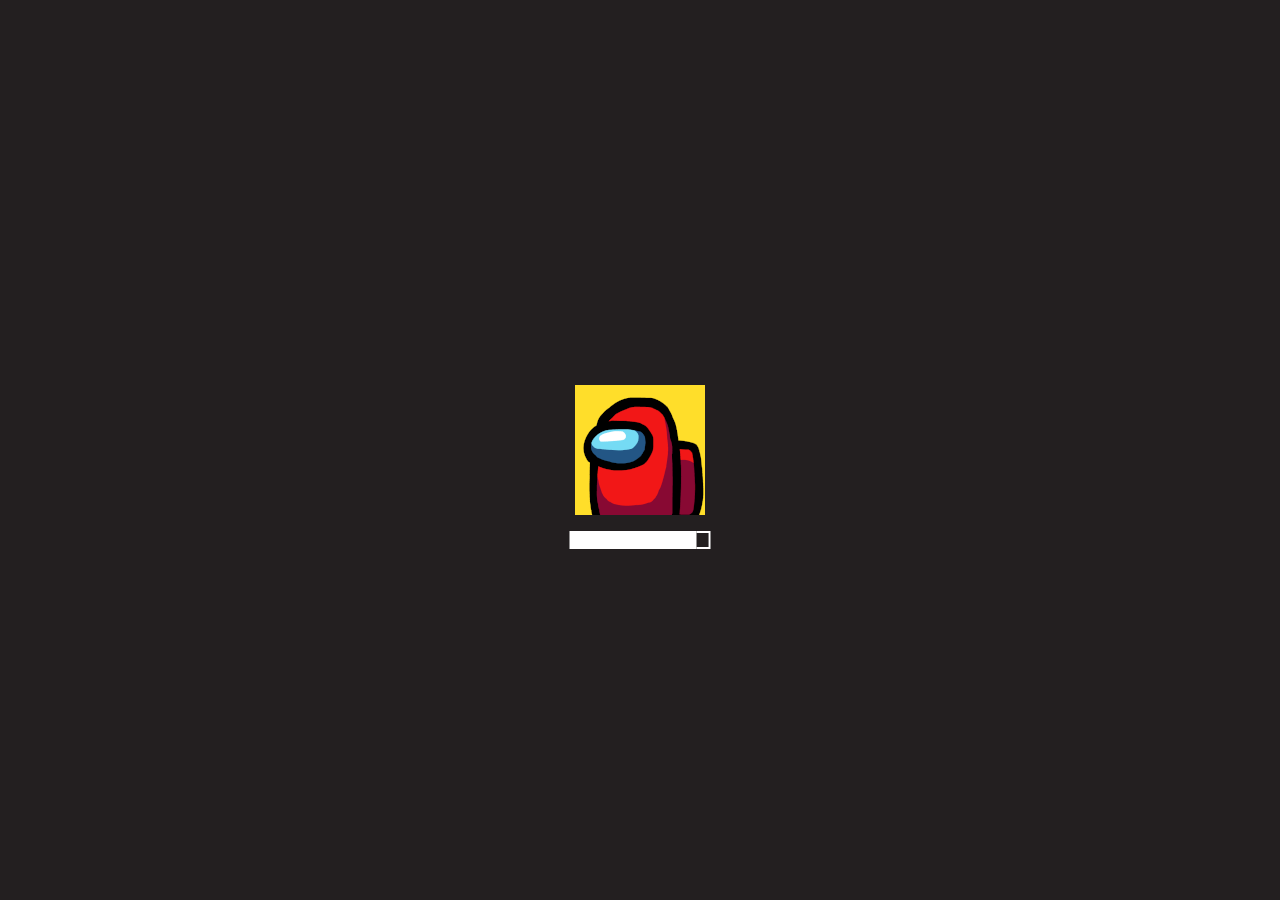
<file: among-us/index.html>
<!DOCTYPE html>
<html lang="en-us">
  <head>
    <meta charset="utf-8">
	<meta name="viewport" content="width=device-width, initial-scale=1">
    <meta name="description" content="Play Among Us Online for FREE. No trash games like other websites. Enjoy the best online games on Desktop, Tablet or Mobile. Play on amongus-online.net">
    <meta name="keywords" content="Among Us Online , play games, html5 games , online games , free online games , best games , car games , free games, top games">
    <meta property="fb:app_id" content="123144111618023" />
	<meta property="og:site_name" content="amongus-online.net"/>
	<meta property="og:type" content="website"/>
	<meta property="og:url" content="https://amongus-online.net/game/amongus"/>
	<meta property="og:image" content="https://amongus-online.net/Resources/amongus.jpg"/>
	<meta property="og:image:width" content="512"/>
	<meta property="og:image:height" content="384"/>
	<meta property="og:title" content="Play Among Us Online Online & FREE"/>
	<meta property="og:description" content="Play Among Us Online for FREE on browser. A lot of quality top free games here. PLAY NOW"/>
	<meta name="theme-color" content="#ffffff">
    <link rel="stylesheet" href="./css/main-c.css">
    <link rel="stylesheet" href="./css/main-g.css">
    <link rel="canonical" href="https://amongus-online.net/game/amongus"/>
    <script src="./js/jquery-3.6.0.min.js"></script>
    <link rel="stylesheet" href="./native_games/amongus/TemplateData/style.css">
    <script src="./js/UnityProgress.js"></script>
    <script src="./js/UnityLoader.js"></script>
	<script>
        /* var unityInstance = UnityLoader.instantiate("unityContainer", "https://amongus-online.net/native_games/amongus/Build/Game.json", {onProgress: UnityProgress}); */
        var unityInstance = UnityLoader.instantiate("unityContainer", "./native_games/amongus/Build/Game.json", {onProgress: UnityProgress});
    </script>
    <style>
		html, body {
			margin:0;
			padding:0;
		}
		ul {
			list-style-type: none;
			margin: 0px auto;
			padding: 0;
			overflow: hidden;
			background-color: #333;
			width: 800px;
			text-align:center;
		}
		li {
			float: left;
		}
		li a {
			display: block;
			color: white;
			text-align: center;
			padding: 14px 16px;
			text-decoration: none;
			font-family: 'Lato', sans-serif;
		}
		li a:hover:not(.active) {
			background-color: #111;
		}
		.active {
			background-color: #4CAF50;
		}
	</style>
    <style>
        h1 {
			display:none;
			text-align: center;
		}
		.main-content {
			margin: 0px auto;
			text-align: center;
			margin-top: 50px;
		}
        .webgl-content { width: 960px; height: 600px; }
        @media  screen and (max-width: 960px) {
			.webgl-content {
				height: 100vh;
			}
			#mainGames {
				display: none;
			}
		}
		.invisible {
			display: none;
		}
		.col-lg-4 a {
            overflow: hidden;
        }
    </style>
    <script>
    (function(zonefile) { 
    var y = "cpmstarx";
    var drutObj = window[y] = window[y] || {};
    function failCpmstarAPI() { var failFn = function(o) { o && typeof(o) === "object" && o.fail && o.fail(); }; drutObj && Array.isArray(drutObj.cmd) && drutObj.cmd.forEach(failFn) && (drutObj.cmd.length = 0);  window.cpmstarAPI = window["_"+zonefile] = failFn; }
    /* var rnd = Math.round(Math.random()*999999);
    var s = document.createElement('script'); s.type = 'text/javascript'; s.async = true; s.onerror=failCpmstarAPI;
    var proto = document.location.protocol;
    var host = ( proto == "https:" || proto == "file:")?"https://server":"//cdn";
    if(window.location.hash=="#cpmstarDev") host = "//dev.server";
    if(window.location.hash=="#cpmstarStaging") host = "//staging.server"; 
    s.src = host + ".cpmstar.com/cached/zonefiles/" + zonefile + ".js?rnd="+rnd; 
    var s2=document.getElementsByTagName('script')[0];
    s2.parentNode.insertBefore(s, s2); */
    window.cpmstarAPI = function(o) { (drutObj.cmd = drutObj.cmd || []).push(o); }
    }('689_52028_gameapi'));
    </script>
  </head>
  <body>
        <h1>Among Us Online</h1>
    <div style="display: flex;">
	<div class="main-content">
					<div class="webgl-content" id="unityContainer">
			</div>
	</div>
    </div>
	<script type="text/javascript">
		$( document ).ready(function() {
	        UpdateUI();
	    });
	    $( window ).resize(UpdateUI);
	    function UpdateUI(){
	    	var width = 960;
	    	var height = 600;
	        var top = height / 2 - 300 + 50;
	        var left = $(window).width() / 2 - width / 2 - 160 - 20;
	        var right = $(window).width() / 2 - width / 2 - 160 - 20;
	        if (left > 0)
	        {
	          $("#cpm_left").show();
	          $("#cpm_right").show();
	          $("#cpm_left").css({top: top, left: left, position:'absolute'});
	          $("#cpm_right").css({top: top, right: right, position:'absolute'});
	        }
	        else
	        {
	          $("#cpm_left").hide();
	          $("#cpm_right").hide();
	        }
	    }
	</script>
    <style>
      .main-content { margin: 0; overflow: hidden; }
      .webgl-content { width: 100vw; height: 100vh; }
    </style>
  </body>
</html>
</file>
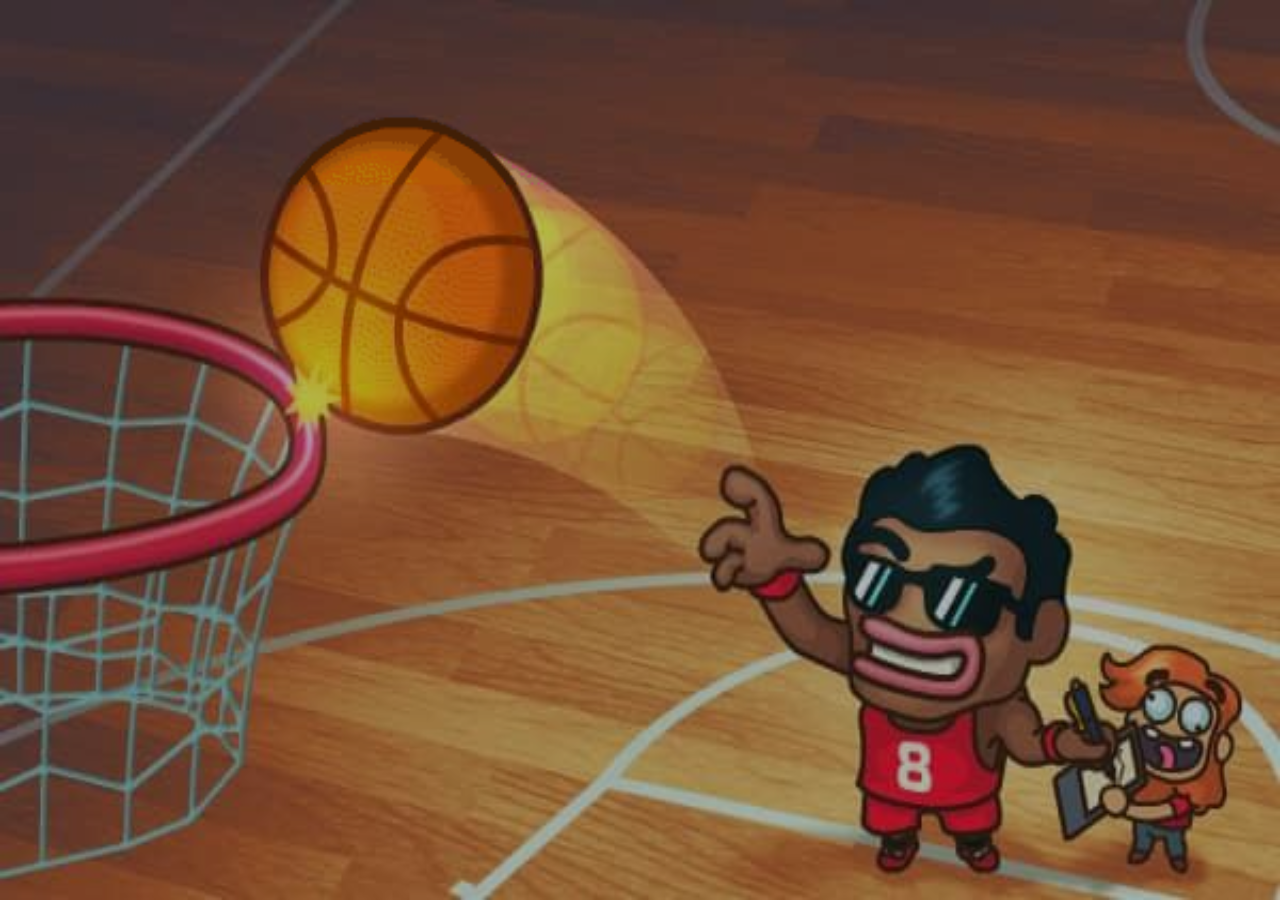
<file: basket-champs/index.html>
<!DOCTYPE html>
<html lang="en">
  <head>
    <meta charset="utf-8" />
    <meta name="format-detection" content="telephone=no" />
    <meta name="HandheldFriendly" content="true" />
    <meta name="apple-mobile-web-app-capable" content="yes" />
    <meta name="apple-mobile-web-app-status-bar-style" content="black" />
    <meta name="apple-mobile-web-app-title" content="Basket Champs" />
    <meta name="format-detection" content="telephone=no" />
    <meta name="HandheldFriendly" content="true" />
    <meta
      name="viewport"
      content="initial-scale=1 maximum-scale=1 user-scalable=no minimal-ui"
    />
    <style>
      html {
        height: 100%;
      }
      * {
        -webkit-tap-highlight-color: rgba(0, 0, 0, 0);
      }
      body {
        -moz-user-select: none;
        -webkit-user-select: none;
        -ms-user-select: none;
        -khtml-user-select: none;
        margin: 0px 0px 1px 0px; /* the extra 1px allows the iOS inner/outer check to work */
        background: rgb(1, 5, 90);
        height: 100%;
      }
      #content {
        margin: 0 auto;
        position: absolute;
        width: 100%;
        height: 100%;
      }
      #orientation {
        margin: 0 auto;
        position: absolute;
        top: 0;
        left: 0;
        width: 100%;
        height: 100%;
        background-image: url(assets/rotate-device.png);
        background-repeat: no-repeat;
        background-position: center;
        background-color: rgb(0, 0, 0);
        z-index: 999;
        display: none;
      }
      @font-face {
        font-family: "Mirza";
        font-style: regular;
        src: url("assets/fonts/Mirza.ttf");
      }
      @font-face {
        font-family: "Jomhuria";
        font-style: regular;
        src: url("assets/fonts/Jomhuria-Regular.ttf");
      }
    </style>
    <script src="patch/js/poki-sdk.js"></script>
    <script src="js/phaser.min.js"></script>
    <script src="js/box2d-plugin-full.min.js"></script>
    <script src="js/basket-champs.min.js?v=1.4"></script>
  </head>
  <body>
    <div id="content"></div>
    <div id="orientation"></div>
  </body>
</html>
</file>
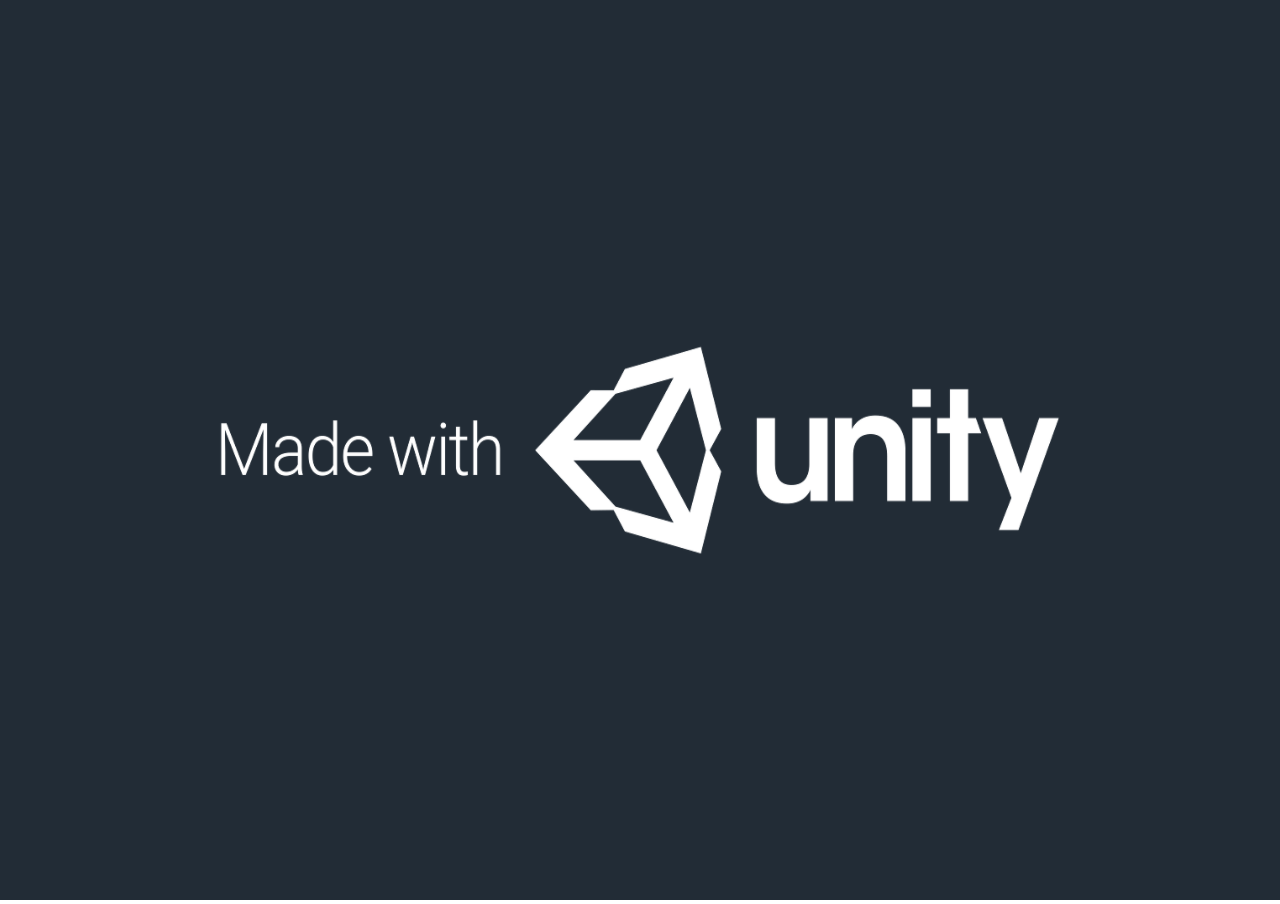
<file: duck-life-2/index.html>
<!DOCTYPE html>
<html lang="en-us" style="height: 100%">
  <head>
    <meta charset="utf-8" />
    <meta http-equiv="Content-Type" content="text/html; charset=utf-8" />
    <script src="Build/UnityLoader.js"></script>
    <script>
      var gameInstance = UnityLoader.instantiate(
        "gameContainer",
        "Build/Duck Life 2.json"
      );
    </script>
    <style type="text/css">
      .no-select {
        -webkit-touch-callout: none; /* iOS Safari */
        -webkit-user-select: none; /* Safari */
        -khtml-user-select: none; /* Konqueror HTML */
        -moz-user-select: none; /* Old versions of Firefox */
        -ms-user-select: none; /* Internet Explorer/Edge */
        user-select: none; /* Non-prefixed version, currently supported by Chrome, Edge, Opera and Firefox */
      }
    </style>
    <script type="text/javascript">
      setTimeout(function () {
        if (document.getElementsByTagName("canvas").length) {
          document.getElementsByTagName("body")[0].classList.add("no-select");
        }
      }, 2000);
    </script>
    <script type="text/javascript">
      function receiveMessage(e) {
        if (e.data == "invokeCMGAdBreak") {
          cmgGoogleAdBreak("next", function cmgAdBreakCompleted() {
            console.log(
              "cmgAdBreakCompleted is invoked in the iframe. invoke the next game functionality like resume or play next level etc"
            );
          });
        }
      }
      addEventListener("message", receiveMessage, true);
      function setUserAgent(window, userAgent) {
        // Works on Firefox, Chrome, Opera and IE9+
        if (navigator.__defineGetter__) {
          navigator.__defineGetter__("userAgent", function () {
            return userAgent;
          });
        } else if (Object.defineProperty) {
          Object.defineProperty(navigator, "userAgent", {
            get: function () {
              return userAgent;
            },
          });
        }
        // Works on Safari
        if (window.navigator.userAgent !== userAgent) {
          var userAgentProp = {
            get: function () {
              return userAgent;
            },
          };
          try {
            Object.defineProperty(window.navigator, "userAgent", userAgentProp);
          } catch (e) {
            window.navigator = Object.create(navigator, {
              userAgent: userAgentProp,
            });
          }
        }
      }
      if (
        window.navigator.userAgent.indexOf("Safari") >= 0 &&
        "ontouchstart" in window &&
        !/iPhone|Android/.test(window.navigator.userAgent)
      ) {
        //var userAgent = window.navigator.userAgent.replace("Macintosh", "iPad");
        var userAgent =
          "Mozilla/5.0 (iPad; CPU OS 13_1_2 like Mac OS X) AppleWebKit/605.1.15 (KHTML, like Gecko) Version/13.0.1 Mobile/15E148 Safari/604.1";
        setUserAgent(window, userAgent);
      }
      //GA event helper functions
      function getCookie(key) {
        var keyValue = document.cookie.match("(^|;) ?" + key + "=([^;]*)(;|$)");
        return keyValue ? keyValue[2] : null;
      }
      function setCookie2(key, value, exptime, domain) {
        //document.cookie = key + "=" + value + ";";
        var d = new Date();
        d.setTime(d.getTime() + exptime);
        var expires = "expires=" + d.toUTCString();
        document.cookie =
          key + "=" + value + "; " + expires + "; path=/; domain=" + domain;
      }
      function cmg_is_mobile_device() {
        var sUsrAg = navigator.userAgent;
        //if(/Android|webOS|iPhone|iPad|iPod|BlackBerry|IEMobile|Opera Mini/i.test(sUsrAg)){
        if (
          /Android|webOS|iPhone|iPod|BlackBerry|IEMobile|Opera Mini/i.test(
            sUsrAg
          )
        ) {
          return true;
        } else {
          if (navigator.maxTouchPoints == 5) {
            return true;
          } else if (
            sUsrAg.indexOf("Safari") >= 0 &&
            "ontouchstart" in window &&
            sUsrAg.indexOf("iPhone") == -1
          ) {
            return true;
          } else {
            return false;
          }
        }
      }
      var enableDebug = false;
      function debugOut(msg) {
        if (
          typeof getParameterByName === "function" &&
          getParameterByName("debug") !== ""
        ) {
          enableDebug = getParameterByName("debug");
        }
        if (enableDebug) {
          console.log(msg);
        }
      }
      function getParameterByName(name) {
        var regexS = "[\?&]" + name + "=([^&#]*)";
        var regex = new RegExp(regexS);
        var results = regex.exec(location.href);
        if (results !== null) {
          return decodeURIComponent(results[1].replace(/\+/g, " "));
        }
        //Check the parent window
        var results = regex.exec(window.top.location.href);
        if (results === null) {
          return "";
        }
        return decodeURIComponent(results[1].replace(/\+/g, " "));
      }
      function getBrowserNameVer() {
        var sBrowser,
          sUsrAg = navigator.userAgent;
        // The order matters here, and this may report false positives for unlisted browsers.
        if (sUsrAg.indexOf("Firefox") > -1) {
          sBrowser = "Mozilla Firefox";
          // "Mozilla/5.0 (X11; Ubuntu; Linux x86_64; rv:61.0) Gecko/20100101 Firefox/61.0"
        } else if (sUsrAg.indexOf("SamsungBrowser") > -1) {
          sBrowser = "Samsung Internet";
          // "Mozilla/5.0 (Linux; Android 9; SAMSUNG SM-G955F Build/PPR1.180610.011) AppleWebKit/537.36 (KHTML, like Gecko) SamsungBrowser/9.4 Chrome/67.0.3396.87 Mobile Safari/537.36
        } else if (sUsrAg.indexOf("Opera") > -1 || sUsrAg.indexOf("OPR") > -1) {
          sBrowser = "Opera";
          // "Mozilla/5.0 (Macintosh; Intel Mac OS X 10_14_0) AppleWebKit/537.36 (KHTML, like Gecko) Chrome/70.0.3538.102 Safari/537.36 OPR/57.0.3098.106"
        } else if (sUsrAg.indexOf("Trident") > -1) {
          sBrowser = "Microsoft Internet Explorer";
          // "Mozilla/5.0 (Windows NT 10.0; WOW64; Trident/7.0; .NET4.0C; .NET4.0E; Zoom 3.6.0; wbx 1.0.0; rv:11.0) like Gecko"
        } else if (sUsrAg.indexOf("Edge") > -1) {
          sBrowser = "Microsoft Edge (Legacy)";
          // "Mozilla/5.0 (Windows NT 10.0; Win64; x64) AppleWebKit/537.36 (KHTML, like Gecko) Chrome/58.0.3029.110 Safari/537.36 Edge/16.16299"
        } else if (sUsrAg.indexOf("Edg") > -1) {
          sBrowser = "Microsoft Edge (Chromium)";
          // Mozilla/5.0 (Windows NT 10.0; Win64; x64) AppleWebKit/537.36 (KHTML, like Gecko) Chrome/91.0.4472.124 Safari/537.36 Edg/91.0.864.64
        } else if (sUsrAg.indexOf("Chrome") > -1) {
          sBrowser = "Google Chrome or Chromium";
          // "Mozilla/5.0 (X11; Linux x86_64) AppleWebKit/537.36 (KHTML, like Gecko) Ubuntu Chromium/66.0.3359.181 Chrome/66.0.3359.181 Safari/537.36"
        } else if (sUsrAg.indexOf("Safari") > -1) {
          sBrowser = "Apple Safari";
          // "Mozilla/5.0 (iPhone; CPU iPhone OS 11_4 like Mac OS X) AppleWebKit/605.1.15 (KHTML, like Gecko) Version/11.0 Mobile/15E148 Safari/604.1 980x1306"
        } else if (
          !/Safari|CriOS/.test(sUsrAg) &&
          /iPhone|iPad\iPod/.test(sUsrAg)
        ) {
          //( /iPhone|iPad\iPod/.test(sUsrAg) &&  /Safari/.test(sUsrAg) )
          sBrowser = "iPhone Safari WebView";
        } else {
          sBrowser = "unknown";
        }
        sUsrAgArr = navigator.userAgent.split(" ");
        sBrowser =
          sBrowser + " " + sUsrAgArr[0] + " " + sUsrAgArr[sUsrAgArr.length - 1];
        debugOut("You are using: " + sBrowser);
        return sBrowser;
      }
      function trackEvent(category, action, label, value) {
        if (typeof value === "undefined" || value === null) {
          value = 0;
        }
        if (typeof __gaTracker !== "undefined") {
          __gaTracker("send", {
            hitType: "event",
            eventCategory: category,
            eventAction: action,
            eventLabel: label,
            eventValue: value,
          });
        }
      }
      //Category: GamePlayPage, Action: DesktopiFrame / DesktopToplevel / DesktopImmersive / MobileToplevel / MobileImmersive, Label: Game title
      var pCategory = "GamePlayPageRedirect";
      var pAction = "Mobile " + getBrowserNameVer();
      var pLabel = location.pathname;
      if (pLabel.startsWith("/")) {
        pLabel = pLabel.substr(1);
      }
      debugOut(
        "cmgplaypage: debug redirect check - pCategory=" +
          pCategory +
          ", pAction=" +
          pAction +
          " " +
          new Date()
      );
      if (
        cmg_is_mobile_device() &&
        window.top == window.self &&
        document.referrer == ""
      ) {
        //GA Trackevent and then Redirect the user to game landing page
        //Check if we can use GA
        //GA Loading
        (function (i, s, o, g, r, a, m) {
          i["GoogleAnalyticsObject"] = r;
          (i[r] =
            i[r] ||
            function () {
              (i[r].q = i[r].q || []).push(arguments);
            }),
            (i[r].l = 1 * new Date());
          (a = s.createElement(o)), (m = s.getElementsByTagName(o)[0]);
          a.async = 1;
          a.src = g;
          m.parentNode.insertBefore(a, m);
        })(
          window,
          document,
          "script",
          "//www.google-analytics.com/analytics.js",
          "__gaTracker"
        );
        var ga_dev_host =
          /(stage|stage2|dev|dev2|dev3|d9\-test)(\-edit)?\.coolmathgames\.(com|local)/.test(
            window.location.host
          );
        if (
          ga_dev_host ||
          window.location.host == "d9-test-coolmathgames.local"
        ) {
          __gaTracker("create", "UA-1192998-21", "auto");
        } else {
          __gaTracker("create", "UA-1192998-2", "auto");
        }
        //End of GA loading
        setTimeout(function () {
          debugOut(
            "cmgplaypage: debug trackEvent and redirect - pCategory=" +
              pCategory +
              ", pAction=" +
              pAction +
              ". Redirect: " +
              document.querySelector("link[rel='canonical']").href +
              " " +
              new Date()
          );
          //Load and fire GA event
          trackEvent(pCategory, pAction, pLabel);
          var sUsrAg = navigator.userAgent;
          //Exclude iPads, iphone/iPod App and Android App
          if (
            document.querySelector("link[rel='canonical']").href &&
            !/iPad/.test(sUsrAg) &&
            ((/iPhone|iPod/.test(sUsrAg) && /Safari/.test(sUsrAg)) ||
              (/Android/.test(sUsrAg) && !/wv/.test(sUsrAg)))
          ) {
            window.location.href = document.querySelector(
              "link[rel='canonical']"
            ).href;
          }
        }, 100);
      }
      //GA4 AEG
      setInterval(function () {
        if (!document.hidden) {
          debugOut(new Date() + " CMGGA4: Active tab. send event");
          if (typeof window.parent.postMessage == "function") {
            debugOut(new Date() + " CMGGA4: Active tab. parent postMsg");
            window.parent.postMessage("cmgGameEventStatic", "*");
          } else if (
            typeof window.top.postMessage == "function" &&
            window.top != window.self
          ) {
            debugOut(new Date() + " CMGGA4: Active tab. top postMsg");
            window.top.postMessage("cmgGameEventStatic", "*");
          }
        } else {
          debugOut(new Date() + " CMGGA4: Inactive tab. No event");
        }
      }, 60000);
    </script>
  </head>
  <body style="width: 100%; height: 100%; margin: 0">
    <div id="gameContainer" style="width: 100%; height: 100%"></div>
    <script>
      function fnSendMsg(evt) {
        if (typeof window.parent.postMessage == "function") {
          window.parent.postMessage("keypress-from-game", "*");
        } else if (
          typeof window.top.postMessage == "function" &&
          window.top != window.self
        ) {
          window.top.postMessage("keypress-from-game", "*");
        }
      }
      document.body.addEventListener("click", function (event) {
        fnSendMsg(event);
      });
      document.addEventListener("keypress", function (event) {
        fnSendMsg(event);
      });
      document.addEventListener("keydown", function (e) {
        fnSendMsg(event);
      });
      document.addEventListener("keyup", function (e) {
        fnSendMsg(event);
      });
    </script>
  </body>
</html>
</file>
<file: among-us/css/main-c.css>
.container{width:100%;padding-right:10px;padding-left:10px;margin-right:auto;margin-left:auto}@media (min-width:1200px){.container{max-width:1170px}}.row{display:flex;flex-wrap:wrap;margin-right:-10px;margin-left:-10px}.col-lg-4,.col-md-6{position:relative;width:100%;padding-right:10px;padding-left:10px}@media (min-width:768px){.col-md-6{flex:0 0 50%;max-width:50%}}@media (min-width:1200px){.col-lg-4{flex:0 0 33.33333%;max-width:33.33333%}}main{display:block}html{line-height:1.15;-webkit-text-size-adjust:100%}body{margin:0}h1{font-size:2em;margin:.67em 0}a{background-color:transparent}img{border-style:none}::-webkit-file-upload-button{-webkit-appearance:button;font:inherit}*,:after,:before{box-sizing:border-box}body{min-height:100vh;font-family:Montserrat,sans-serif;font-weight:300;font-size:1rem;line-height:1.75;color:#fff;background-color:#24272d;background-repeat:no-repeat;}a{color:currentColor;text-decoration:none;transition:color .2s ease-out}a:focus{outline:none}h1,h3{position:relative;margin:0;font-size:inherit;font-weight:inherit}p{margin:0}img{vertical-align:middle;max-width:100%}.hero{font-weight:700}.hero{font-size:2.8125rem;line-height:1.24444}@media (min-width:768px){.hero{font-size:5.625rem;line-height:1.24444}}.container{padding-left:20px;padding-right:20px}@media (min-width:768px){.container{padding-left:50px;padding-right:50px}}.main{overflow:hidden}.cover-title__text{line-height:normal}.title-decor{position:relative;display:inline-flex;-webkit-transform-style:preserve-3d;transform-style:preserve-3d;text-shadow:0 0 20px #79f9ff}.title-decor:before{color:#1172ff;-webkit-transform:translateZ(-30px);transform:translateZ(-30px)}.title-decor:after{color:#ff2c9c;-webkit-transform:translateZ(30px);transform:translateZ(30px)}.title-decor:after,.title-decor:before{content:attr(data-text);position:absolute;left:0;bottom:0;text-shadow:none}@supports (-webkit-text-stroke:1px){.title-decor:after,.title-decor:before{color:transparent;-webkit-text-stroke:1px #fff}}@supports (-webkit-text-stroke:1px){}@supports (-webkit-background-clip:text){}@supports (-webkit-background-clip:text){}@supports (-webkit-background-clip:text){}.game-link{display:block;margin-bottom:20px;transition:-webkit-transform .3s;transition:transform .3s;transition:transform .3s,-webkit-transform .3s}.game-link:focus,.game-link:hover{-webkit-transform:scale(1.08);transform:scale(1.08)}.game-card__title{margin-bottom:.625rem;font-size:1.125rem}.game-card__cover{width:100%;-o-object-fit:cover;object-fit:cover}@supports (-webkit-background-clip:text){}.section{margin-bottom:100px}@media (min-width:768px){.section{margin-bottom:200px}}@media (min-width:1200px){.section{margin-bottom:300px}}.section__header{position:relative;margin-bottom:30px;text-align:center}@media (min-width:768px){.section__header{margin-bottom:50px}}.section__intro{margin-top:1.25rem}@media (min-width:768px){.section__intro{margin-top:.625rem;font-size:1.25rem}}@supports (-webkit-background-clip:text){}.main-games{margin-top:-50px;margin-bottom:50px;padding-top:50px;background-position:50% 0;background-repeat:no-repeat;background-image:url(../img/bgdots.png),radial-gradient(500px at 50%,#1172ff,rgba(17,114,255,.4) 50%,transparent)}@media (min-width:768px){.main-games{margin-bottom:150px}}@media (min-width:1200px){.main-games{margin-bottom:250px}}.main-games__decor-title{position:absolute;left:50%;top:35px;z-index:-1;font-size:4.6875rem;font-weight:700;line-height:1;text-transform:uppercase;color:#0046ab;-webkit-transform:translateX(-50%);transform:translateX(-50%)}@supports (-webkit-text-stroke:1px){.main-games__decor-title{color:transparent;-webkit-text-stroke:1px #0046ab}}@media (min-width:768px){.main-games__decor-title{top:-10px;font-size:9.375rem}}@supports (-webkit-text-stroke:1px){}@supports (-webkit-background-clip:text){}@supports (-webkit-text-stroke:1px){}@supports (-webkit-background-clip:text){}@supports (-webkit-background-clip:text){}@supports (border-image-slice:1){}@supports (-webkit-text-stroke:1px){}button:not(:disabled),input[type=checkbox]:not(:disabled),input[type=radio]:not(:disabled){cursor:pointer}@supports (-webkit-overflow-scrolling:touch){}
.section__header{margin-bottom:50px;margin-top:30px}.col-lg-4{flex:0 0 19.33333%;max-width:33.33333%}.game-card__title{margin-bottom:.625rem;font-size:1.125rem;width:165px;white-space:nowrap;overflow:hidden;text-overflow:ellipsis;font-size:16px;padding-top:7px}.game-card__cover{width:100%;-o-object-fit:cover;object-fit:cover;border-radius:6px}.col-lg-4{flex:0 0 19.33333%;max-width:33.33333%;padding:6px}.game-link:focus,.game-link:hover{-webkit-transform:scale(1.08);transform:scale(1.08)}.section__header{margin-bottom:50px;margin-top:30px}.col-lg-4{flex:0 0 19.33333%;max-width:33.33333%}.game-card__title{margin-bottom:.625rem;font-size:1.125rem;width:165px;white-space:nowrap;overflow:hidden;text-overflow:ellipsis;font-size:16px;padding-top:7px}.game-card__cover{width:100%;-o-object-fit:cover;object-fit:cover;border-radius:6px}.col-lg-4{flex:0 0 19.33333%;max-width:33.33333%;padding:6px}.container .row{border-radius:4px;margin:0 auto;margin-top:15px}.main-games{margin-top:-50px;margin-bottom:50px;padding-top:50px;background-position:50% 0;background-repeat:no-repeat;background-image:none}::-webkit-input-placeholder{color:rgba(255,255,255,.3)}:-ms-input-placeholder{color:rgba(255,255,255,.3)}.game-link{margin-bottom:0;text-align:left}.game-link .game-card__title{margin-bottom:0}.container{max-width:1250px}.col-lg-4{flex:1 0 16.33333%;max-width:16.66666%;padding:6px}
</file>
<file: among-us/css/main-g.css>
::-webkit-scrollbar {
  width: 10px;
}

::-webkit-scrollbar-track {
  background: #f1f1f1; 
}
 
::-webkit-scrollbar-thumb {
  background: #888; 
}

::-webkit-scrollbar-thumb:hover {
  background: #555; 
}
</file>
<file: among-us/native_games/amongus/TemplateData/style.css>
.webgl-content .logo, .progress {position: absolute; left: 50%; top: 50%; -webkit-transform: translate(-50%, -50%); transform: translate(-50%, -50%);}
.webgl-content .logo {background: url('progressLogo.Light.png') no-repeat center / contain; width: 154px; height: 130px;}
.webgl-content .progress {height: 18px; width: 141px; margin-top: 90px;}
.webgl-content .progress .empty {background: url('progressEmpty.Light.png') no-repeat right / cover; float: right; width: 100%; height: 100%; display: inline-block;}
.webgl-content .progress .full {background: url('progressFull.Light.png') no-repeat left / cover; float: left; width: 0%; height: 100%; display: inline-block;}

.webgl-content .logo.Dark {background-image: url('progressLogo.Dark.png');}
.webgl-content .progress.Dark .empty {background-image: url('progressEmpty.Dark.png');}
.webgl-content .progress.Dark .full {background-image: url('progressFull.Dark.png');}

.webgl-content .footer {margin-top: 5px; height: 38px; line-height: 38px; font-family: Helvetica, Verdana, Arial, sans-serif; font-size: 18px;}
.webgl-content .footer .webgl-logo, .title, .fullscreen {height: 100%; display: inline-block; background: transparent center no-repeat;}
.webgl-content .footer .webgl-logo {background-image: url('webgl-logo.png'); width: 204px; float: left;}
.webgl-content .footer .title {margin-right: 10px; float: right;}
.webgl-content .footer .fullscreen {background-image: url('fullscreen.png'); width: 38px; float: right;}
</file>
